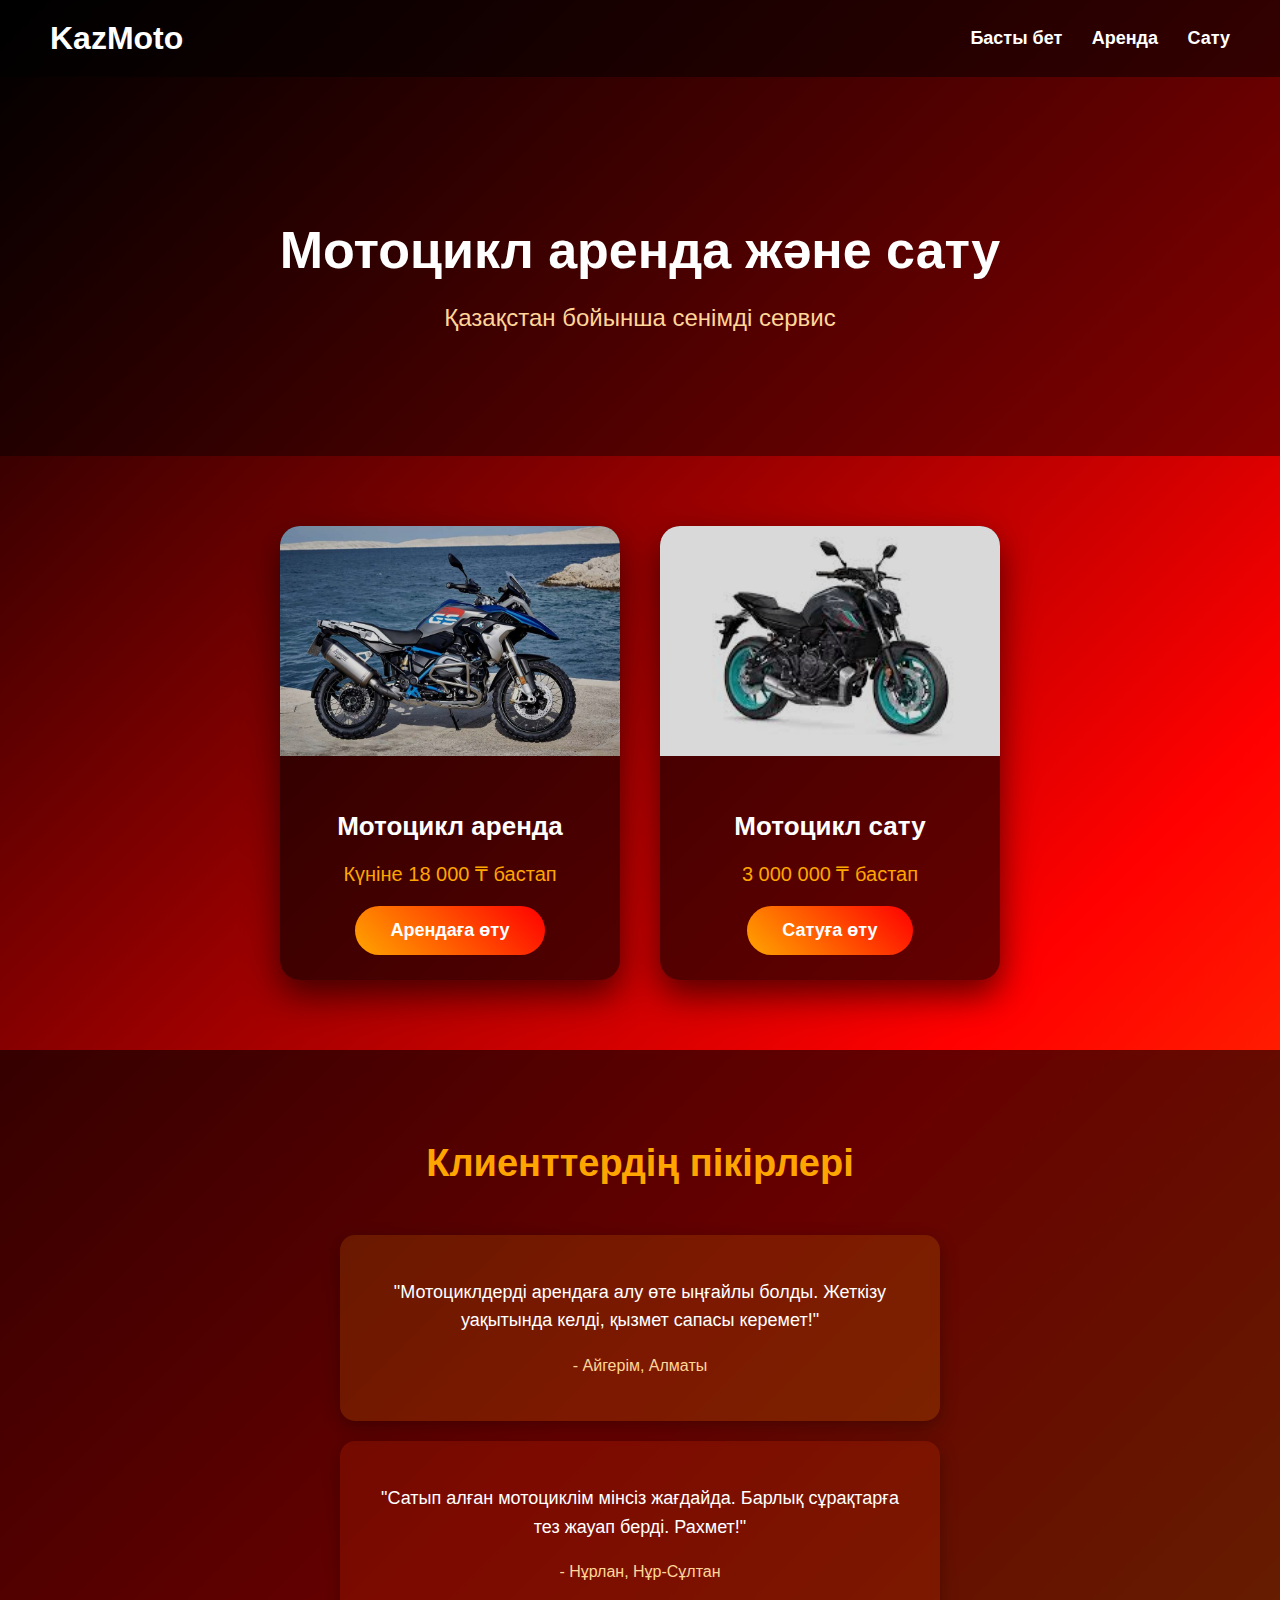
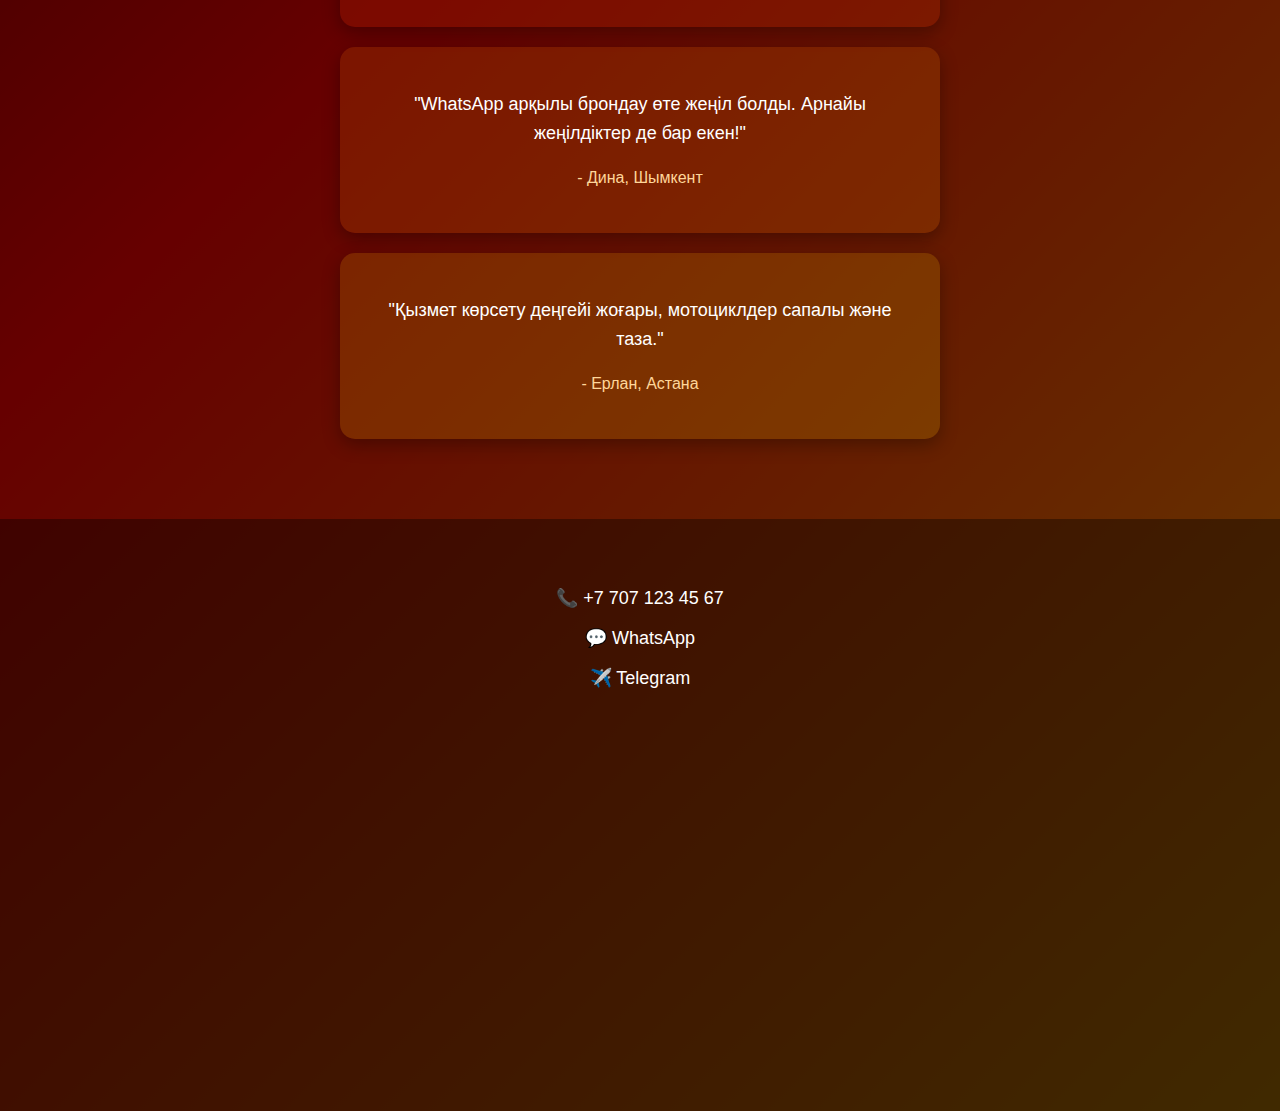
<file: index.html>
<!DOCTYPE html>
<html lang="kk">
<head>
<meta charset="UTF-8">
<title>KazMoto – Мотоцикл аренда және сату</title>

<style>
/* ====== ЖАЛПЫ СТИЛЬ ====== */
* {
  box-sizing: border-box;
}

body {
  margin: 0;
  font-family: Arial, sans-serif;
  background: linear-gradient(135deg, black, red, orange);
  min-height: 100vh;
  color: white;
}

/* ====== ХЕДЕР ====== */
header {
  display: flex;
  justify-content: space-between;
  align-items: center;
  padding: 20px 50px;
  background: rgba(0,0,0,0.7);
}

header h1 {
  margin: 0;
  font-size: 32px;
}

header nav a {
  color: white;
  text-decoration: none;
  margin-left: 25px;
  font-weight: bold;
  font-size: 18px;
}

header nav a:hover {
  color: orange;
}

/* ====== HERO ====== */
.hero {
  text-align: center;
  padding: 100px 20px;
  background: rgba(0,0,0,0.4);
}

.hero h2 {
  font-size: 52px;
  margin-bottom: 15px;
}

.hero p {
  font-size: 24px;
  color: #ffd699;
}

/* ====== КАРТОЧКАЛАР ====== */
.cards {
  display: flex;
  justify-content: center;
  gap: 40px;
  padding: 70px 20px;
  flex-wrap: wrap;
}

.card {
  width: 340px;
  background: rgba(0,0,0,0.6);
  border-radius: 20px;
  overflow: hidden;
  box-shadow: 0 15px 35px rgba(0,0,0,0.6);
  transition: 0.4s;
}

.card:hover {
  transform: translateY(-15px);
}

.card img {
  width: 100%;
  height: 230px;
  object-fit: cover;
  filter: brightness(0.85);
  transition: 0.4s;
}

.card:hover img {
  filter: brightness(1);
  transform: scale(1.08);
}

.card-content {
  padding: 25px;
  text-align: center;
}

.card-content h3 {
  font-size: 26px;
  margin-bottom: 10px;
}

.price {
  font-size: 20px;
  color: orange;
  margin-bottom: 20px;
}

/* ====== БАТЫРМА ====== */
.btn {
  display: inline-block;
  padding: 14px 35px;
  background: linear-gradient(45deg, orange, red);
  color: white;
  text-decoration: none;
  border-radius: 30px;
  font-size: 18px;
  font-weight: bold;
  transition: 0.3s;
}

.btn:hover {
  transform: scale(1.1);
  box-shadow: 0 10px 25px rgba(255,140,0,0.8);
}

/* ====== ОТЗЫВЫ ====== */
.reviews {
  padding: 60px 20px;
  background-color: rgba(0,0,0,0.6);
  text-align: center;
}

.reviews h2 {
  font-size: 38px;
  margin-bottom: 50px;
  color: orange;
  font-weight: 700;
}

/* Жалпы стиль карточкаларға */
.review-card {
  max-width: 600px;
  margin: 20px auto;
  padding: 25px 30px;
  border-radius: 15px;
  background-color: rgba(255,255,255,0.1);
  box-shadow: 0 6px 18px rgba(0,0,0,0.3);
  transition: transform 0.3s, box-shadow 0.3s;
}

.review-card:hover {
  transform: translateY(-8px);
  box-shadow: 0 12px 24px rgba(255,140,0,0.4);
}

.review-card p {
  font-size: 18px;
  color: #fff;
  line-height: 1.6;
  margin-bottom: 15px;
}

.review-card h4 {
  font-size: 16px;
  color: #ffd699;
  font-weight: 500;
}

/* Әр карточкаға әр түрлі реңк */
.review-card-1 { background-color: rgba(255,165,0,0.15); }
.review-card-2 { background-color: rgba(255,69,0,0.15); }
.review-card-3 { background-color: rgba(255,140,0,0.15); }
.review-card-4 { background-color: rgba(255,215,0,0.15); }

/* ====== ФУТЕР ====== */
footer {
  background: rgba(0,0,0,0.75);
  padding: 50px 20px;
  text-align: center;
}

footer p, footer a {
  color: white;
  text-decoration: none;
  font-size: 18px;
}

footer a:hover {
  color: orange;
}

footer iframe {
  margin-top: 30px;
  width: 100%;
  max-width: 900px;
  height: 320px;
  border: none;
  border-radius: 20px;
}

/* ====== МОБИЛЬ ====== */
@media (max-width: 768px) {
  header {
    flex-direction: column;
    gap: 15px;
  }

  .hero h2 {
    font-size: 36px;
  }
}
</style>
</head>

<body>

<header>
  <h1>KazMoto</h1>
  <nav>
    <a href="index.html">Басты бет</a>
    <a href="rent.html">Аренда</a>
    <a href="sale.html">Сату</a>
  </nav>
</header>

<section class="hero">
  <h2>Мотоцикл аренда және сату</h2>
  <p>Қазақстан бойынша сенімді сервис</p>
</section>

<section class="cards">

  <div class="card">
    <img src="images/rent1.jpg" alt="Аренда мотоцикл">
    <div class="card-content">
      <h3>Мотоцикл аренда</h3>
      <p class="price">Күніне 18 000 ₸ бастап</p>
      <a href="rent.html" class="btn">Арендаға өту</a>
    </div>
  </div>

  <div class="card">
    <img src="images/sale1.jpg" alt="Сату мотоцикл">
    <div class="card-content">
      <h3>Мотоцикл сату</h3>
      <p class="price">3 000 000 ₸ бастап</p>
      <a href="sale.html" class="btn">Сатуға өту</a>
    </div>
  </div>

</section>

<!-- ====== ОТЗЫВЫ (Клиенттердің пікірлері) ====== -->
<section class="reviews">
  <h2>Клиенттердің пікірлері</h2>

  <div class="review-card review-card-1">
    <p>"Мотоциклдерді арендаға алу өте ыңғайлы болды. Жеткізу уақытында келді, қызмет сапасы керемет!"</p>
    <h4>- Айгерім, Алматы</h4>
  </div>

  <div class="review-card review-card-2">
    <p>"Сатып алған мотоциклім мінсіз жағдайда. Барлық сұрақтарға тез жауап берді. Рахмет!"</p>
    <h4>- Нұрлан, Нұр-Сұлтан</h4>
  </div>

  <div class="review-card review-card-3">
    <p>"WhatsApp арқылы брондау өте жеңіл болды. Арнайы жеңілдіктер де бар екен!"</p>
    <h4>- Дина, Шымкент</h4>
  </div>

  <div class="review-card review-card-4">
    <p>"Қызмет көрсету деңгейі жоғары, мотоциклдер сапалы және таза."</p>
    <h4>- Ерлан, Астана</h4>
  </div>
</section>

<footer>
  <p>📞 +7 707 123 45 67</p>
  <p>💬 <a href="https://wa.me/77071234567">WhatsApp</a></p>
  <p>✈️ <a href="https://t.me/kazmoto">Telegram</a></p>

  <iframe src="https://www.google.com/maps?q=Астана+Сатпаева+15&output=embed"></iframe>
</footer>

</body>
</html>
</file>
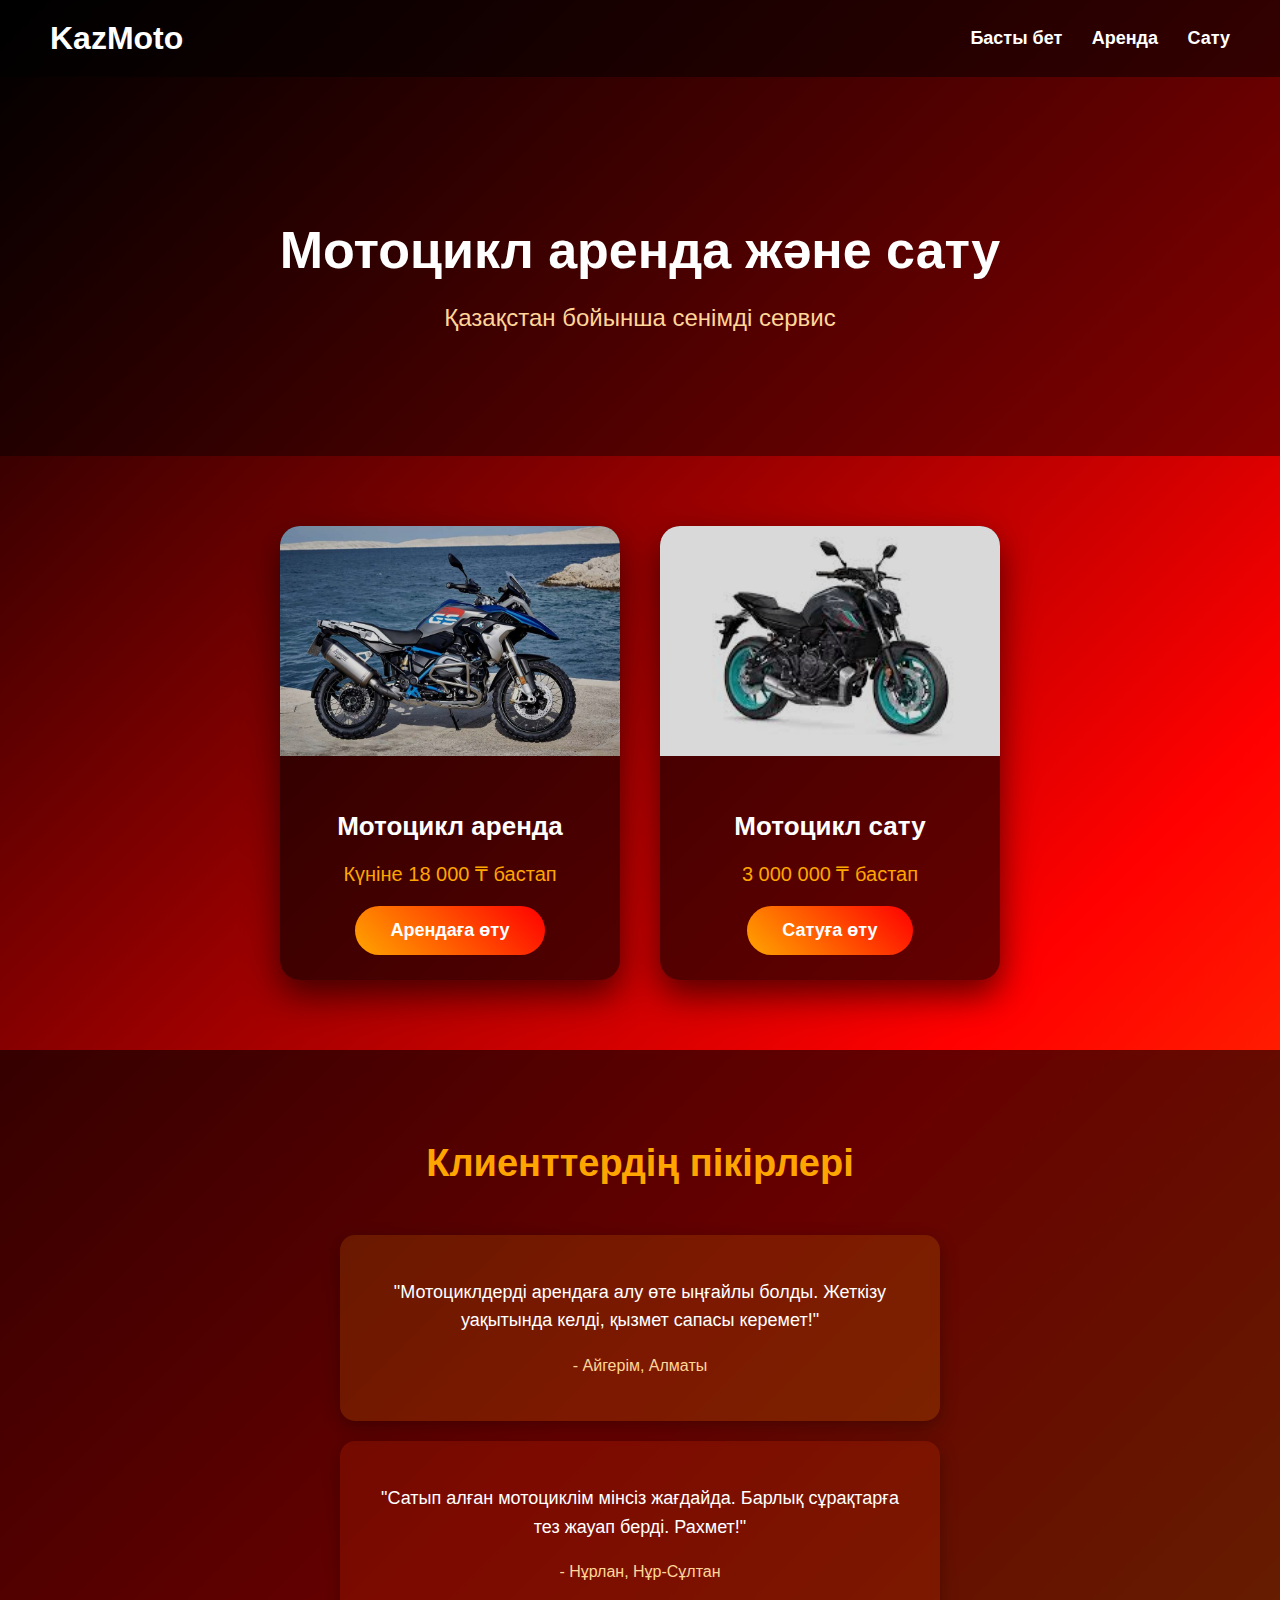
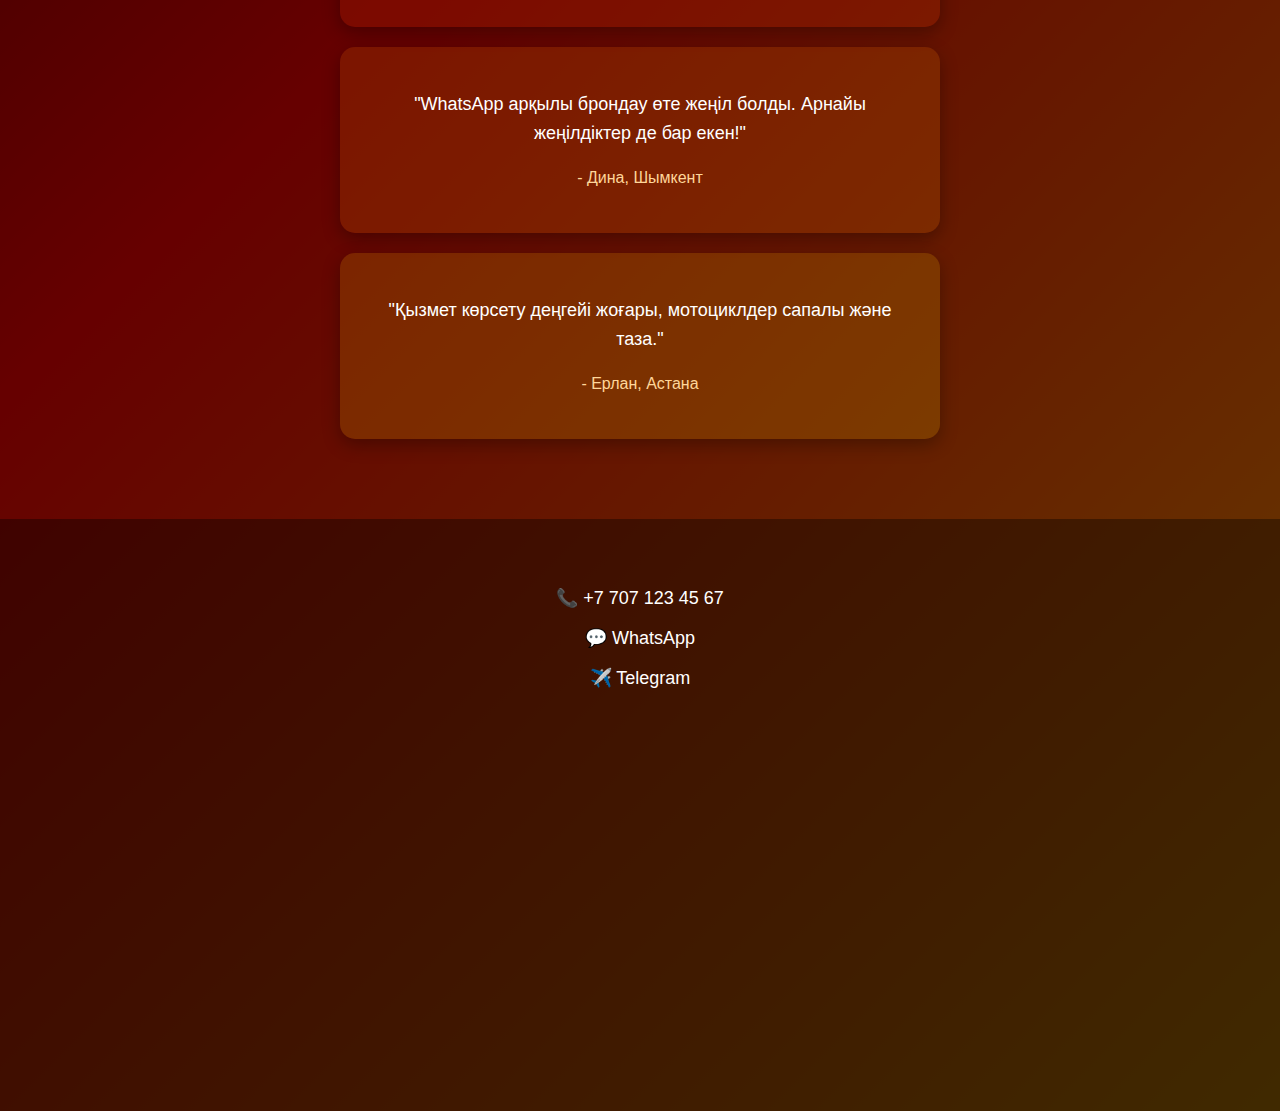
<file: rent.html>
<!DOCTYPE html>
<html lang="kk">
<head>
<meta charset="UTF-8">
<title>KazMoto – Мотоцикл аренда және сату</title>

<style>
/* ====== ЖАЛПЫ СТИЛЬ ====== */
* {
  box-sizing: border-box;
}

body {
  margin: 0;
  font-family: Arial, sans-serif;
  background: linear-gradient(135deg, black, red, orange);
  min-height: 100vh;
  color: white;
}

/* ====== ХЕДЕР ====== */
header {
  display: flex;
  justify-content: space-between;
  align-items: center;
  padding: 20px 50px;
  background: rgba(0,0,0,0.7);
}

header h1 {
  margin: 0;
  font-size: 32px;
}

header nav a {
  color: white;
  text-decoration: none;
  margin-left: 25px;
  font-weight: bold;
  font-size: 18px;
}

header nav a:hover {
  color: orange;
}

/* ====== HERO ====== */
.hero {
  text-align: center;
  padding: 100px 20px;
  background: rgba(0,0,0,0.4);
}

.hero h2 {
  font-size: 52px;
  margin-bottom: 15px;
}

.hero p {
  font-size: 24px;
  color: #ffd699;
}

/* ====== КАРТОЧКАЛАР ====== */
.cards {
  display: flex;
  justify-content: center;
  gap: 40px;
  padding: 70px 20px;
  flex-wrap: wrap;
}

.card {
  width: 340px;
  background: rgba(0,0,0,0.6);
  border-radius: 20px;
  overflow: hidden;
  box-shadow: 0 15px 35px rgba(0,0,0,0.6);
  transition: 0.4s;
}

.card:hover {
  transform: translateY(-15px);
}

.card img {
  width: 100%;
  height: 230px;
  object-fit: cover;
  filter: brightness(0.85);
  transition: 0.4s;
}

.card:hover img {
  filter: brightness(1);
  transform: scale(1.08);
}

.card-content {
  padding: 25px;
  text-align: center;
}

.card-content h3 {
  font-size: 26px;
  margin-bottom: 10px;
}

.price {
  font-size: 20px;
  color: orange;
  margin-bottom: 20px;
}

/* ====== БАТЫРМА ====== */
.btn {
  display: inline-block;
  padding: 14px 35px;
  background: linear-gradient(45deg, orange, red);
  color: white;
  text-decoration: none;
  border-radius: 30px;
  font-size: 18px;
  font-weight: bold;
  transition: 0.3s;
}

.btn:hover {
  transform: scale(1.1);
  box-shadow: 0 10px 25px rgba(255,140,0,0.8);
}

/* ====== ОТЗЫВЫ ====== */
.reviews {
  padding: 60px 20px;
  background-color: rgba(0,0,0,0.6);
  text-align: center;
}

.reviews h2 {
  font-size: 38px;
  margin-bottom: 50px;
  color: orange;
  font-weight: 700;
}

/* Жалпы стиль карточкаларға */
.review-card {
  max-width: 600px;
  margin: 20px auto;
  padding: 25px 30px;
  border-radius: 15px;
  background-color: rgba(255,255,255,0.1);
  box-shadow: 0 6px 18px rgba(0,0,0,0.3);
  transition: transform 0.3s, box-shadow 0.3s;
}

.review-card:hover {
  transform: translateY(-8px);
  box-shadow: 0 12px 24px rgba(255,140,0,0.4);
}

.review-card p {
  font-size: 18px;
  color: #fff;
  line-height: 1.6;
  margin-bottom: 15px;
}

.review-card h4 {
  font-size: 16px;
  color: #ffd699;
  font-weight: 500;
}

/* Әр карточкаға әр түрлі реңк */
.review-card-1 { background-color: rgba(255,165,0,0.15); }
.review-card-2 { background-color: rgba(255,69,0,0.15); }
.review-card-3 { background-color: rgba(255,140,0,0.15); }
.review-card-4 { background-color: rgba(255,215,0,0.15); }

/* ====== ФУТЕР ====== */
footer {
  background: rgba(0,0,0,0.75);
  padding: 50px 20px;
  text-align: center;
}

footer p, footer a {
  color: white;
  text-decoration: none;
  font-size: 18px;
}

footer a:hover {
  color: orange;
}

footer iframe {
  margin-top: 30px;
  width: 100%;
  max-width: 900px;
  height: 320px;
  border: none;
  border-radius: 20px;
}

/* ====== МОБИЛЬ ====== */
@media (max-width: 768px) {
  header {
    flex-direction: column;
    gap: 15px;
  }

  .hero h2 {
    font-size: 36px;
  }
}
</style>
</head>

<body>

<header>
  <h1>KazMoto</h1>
  <nav>
    <a href="index.html">Басты бет</a>
    <a href="rent.html">Аренда</a>
    <a href="sale.html">Сату</a>
  </nav>
</header>

<section class="hero">
  <h2>Мотоцикл аренда және сату</h2>
  <p>Қазақстан бойынша сенімді сервис</p>
</section>

<section class="cards">

  <div class="card">
    <img src="images/rent1.jpg" alt="Аренда мотоцикл">
    <div class="card-content">
      <h3>Мотоцикл аренда</h3>
      <p class="price">Күніне 18 000 ₸ бастап</p>
      <a href="rent.html" class="btn">Арендаға өту</a>
    </div>
  </div>

  <div class="card">
    <img src="images/sale1.jpg" alt="Сату мотоцикл">
    <div class="card-content">
      <h3>Мотоцикл сату</h3>
      <p class="price">3 000 000 ₸ бастап</p>
      <a href="sale.html" class="btn">Сатуға өту</a>
    </div>
  </div>

</section>

<!-- ====== ОТЗЫВЫ (Клиенттердің пікірлері) ====== -->
<section class="reviews">
  <h2>Клиенттердің пікірлері</h2>

  <div class="review-card review-card-1">
    <p>"Мотоциклдерді арендаға алу өте ыңғайлы болды. Жеткізу уақытында келді, қызмет сапасы керемет!"</p>
    <h4>- Айгерім, Алматы</h4>
  </div>

  <div class="review-card review-card-2">
    <p>"Сатып алған мотоциклім мінсіз жағдайда. Барлық сұрақтарға тез жауап берді. Рахмет!"</p>
    <h4>- Нұрлан, Нұр-Сұлтан</h4>
  </div>

  <div class="review-card review-card-3">
    <p>"WhatsApp арқылы брондау өте жеңіл болды. Арнайы жеңілдіктер де бар екен!"</p>
    <h4>- Дина, Шымкент</h4>
  </div>

  <div class="review-card review-card-4">
    <p>"Қызмет көрсету деңгейі жоғары, мотоциклдер сапалы және таза."</p>
    <h4>- Ерлан, Астана</h4>
  </div>
</section>

<footer>
  <p>📞 +7 707 123 45 67</p>
  <p>💬 <a href="https://wa.me/77071234567">WhatsApp</a></p>
  <p>✈️ <a href="https://t.me/kazmoto">Telegram</a></p>

  <iframe src="https://www.google.com/maps?q=Астана+Сатпаева+15&output=embed"></iframe>
</footer>

</body>
</html>
</file>
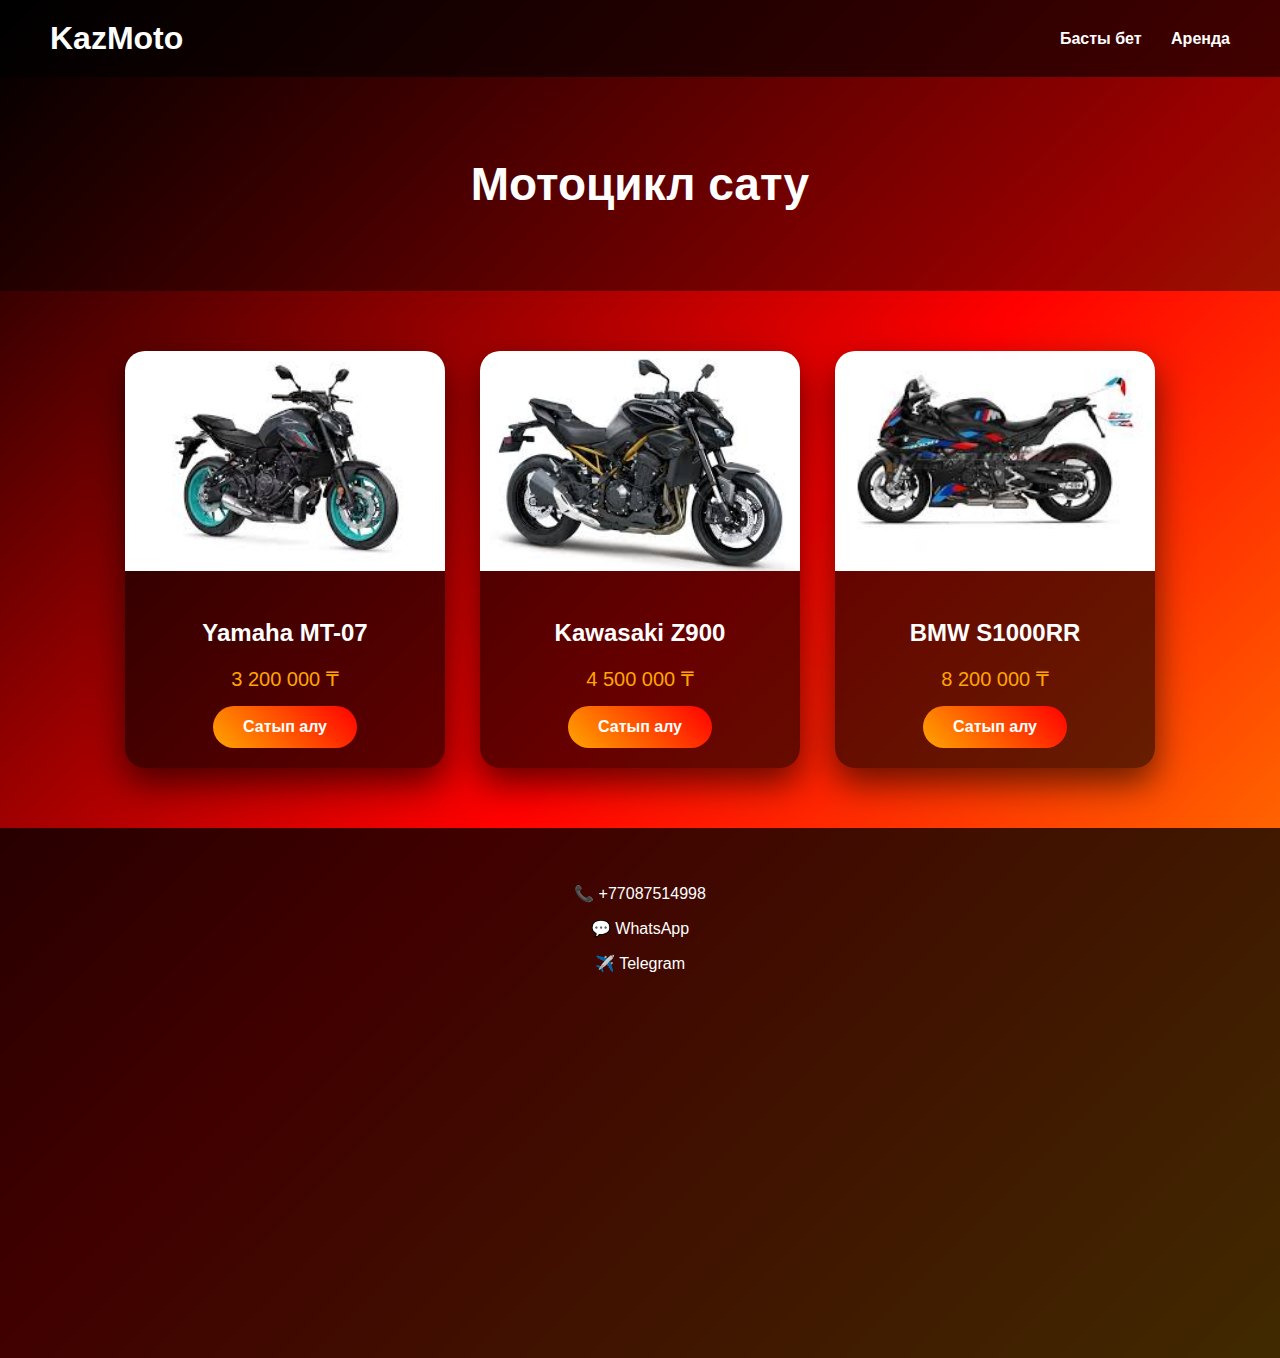
<file: sale.html>
<!DOCTYPE html>
<html lang="kk">
<head>
<meta charset="UTF-8">
<title>KazMoto – Сату</title>

<style>
body {
  margin: 0;
  font-family: Arial, sans-serif;
  background: linear-gradient(135deg, black, red, orange);
  color: white;
}

/* ===== ХЕДЕР ===== */
header {
  display: flex;
  justify-content: space-between;
  align-items: center;
  padding: 20px 50px;
  background: rgba(0,0,0,0.75);
}

header h1 { margin: 0; }

header a {
  color: white;
  text-decoration: none;
  margin-left: 25px;
  font-weight: bold;
}

header a:hover { color: orange; }

/* ===== HERO ===== */
.hero {
  text-align: center;
  padding: 80px 20px;
  background: rgba(0,0,0,0.4);
}

.hero h2 {
  font-size: 46px;
  margin: 0;
}

/* ===== КАРТОЧКАЛАР ===== */
.cards {
  display: flex;
  justify-content: center;
  gap: 35px;
  padding: 60px 20px;
  flex-wrap: wrap;
}

.card {
  width: 320px;
  background: rgba(0,0,0,0.6);
  border-radius: 20px;
  overflow: hidden;
  box-shadow: 0 15px 35px rgba(0,0,0,0.6);
  transition: 0.4s;
}

.card:hover {
  transform: translateY(-12px);
}

.card img {
  width: 100%;
  height: 220px;
  object-fit: cover;
}

.card-content {
  padding: 20px;
  text-align: center;
}

.card h3 {
  font-size: 24px;
  margin-bottom: 10px;
}

.price {
  color: orange;
  font-size: 20px;
  margin-bottom: 15px;
}

/* ===== БАТЫРМА ===== */
.btn {
  display: inline-block;
  padding: 12px 30px;
  background: linear-gradient(45deg, orange, red);
  color: white;
  text-decoration: none;
  border-radius: 30px;
  font-weight: bold;
  transition: 0.3s;
}

.btn:hover {
  transform: scale(1.1);
  box-shadow: 0 10px 25px rgba(255,140,0,0.8);
}

/* ===== ФУТЕР ===== */
footer {
  background: rgba(0,0,0,0.75);
  padding: 40px 20px;
  text-align: center;
}

footer a {
  color: white;
  text-decoration: none;
}

footer a:hover { color: orange; }

iframe {
  margin-top: 25px;
  width: 100%;
  max-width: 900px;
  height: 300px;
  border-radius: 20px;
  border: none;
}

/* ===== МОБИЛЬ ===== */
@media (max-width: 768px) {
  header { flex-direction: column; gap: 15px; }
  .hero h2 { font-size: 34px; }
}
</style>
</head>

<body>

<header>
  <h1>KazMoto</h1>
  <nav>
    <a href="index.html">Басты бет</a>
    <a href="rent.html">Аренда</a>
  </nav>
</header>

<section class="hero">
  <h2>Мотоцикл сату</h2>
</section>

<section class="cards">

  <div class="card">
    <img src="images/sale1.jpg" alt="Yamaha MT-07">
    <div class="card-content">
      <h3>Yamaha MT-07</h3>
      <p class="price">3 200 000 ₸</p>
      <a class="btn" href="https://wa.me/77071234567">Сатып алу</a>
    </div>
  </div>

  <div class="card">
    <img src="images/sale2.jpg" alt="Kawasaki Z900">
    <div class="card-content">
      <h3>Kawasaki Z900</h3>
      <p class="price">4 500 000 ₸</p>
      <a class="btn" href="https://wa.me/77071234567">Сатып алу</a>
    </div>
  </div>

  <div class="card">
    <img src="images/sale3.jpg" alt="BMW S1000RR">
    <div class="card-content">
      <h3>BMW S1000RR</h3>
      <p class="price">8 200 000 ₸</p>
      <a class="btn" href="https://wa.me/77071234567">Сатып алу</a>
    </div>
  </div>

</section>

<footer>
  <p>📞 +77087514998</p>
  <p>💬 <a href="https://wa.me/77071234567">WhatsApp</a></p>
  <p>✈️ <a href="https://t.me/kazmoto">Telegram</a></p>

  <iframe src="https://www.google.com/maps?q=Астана&output=embed"></iframe>
</footer>

</body>
</html>
</file>
